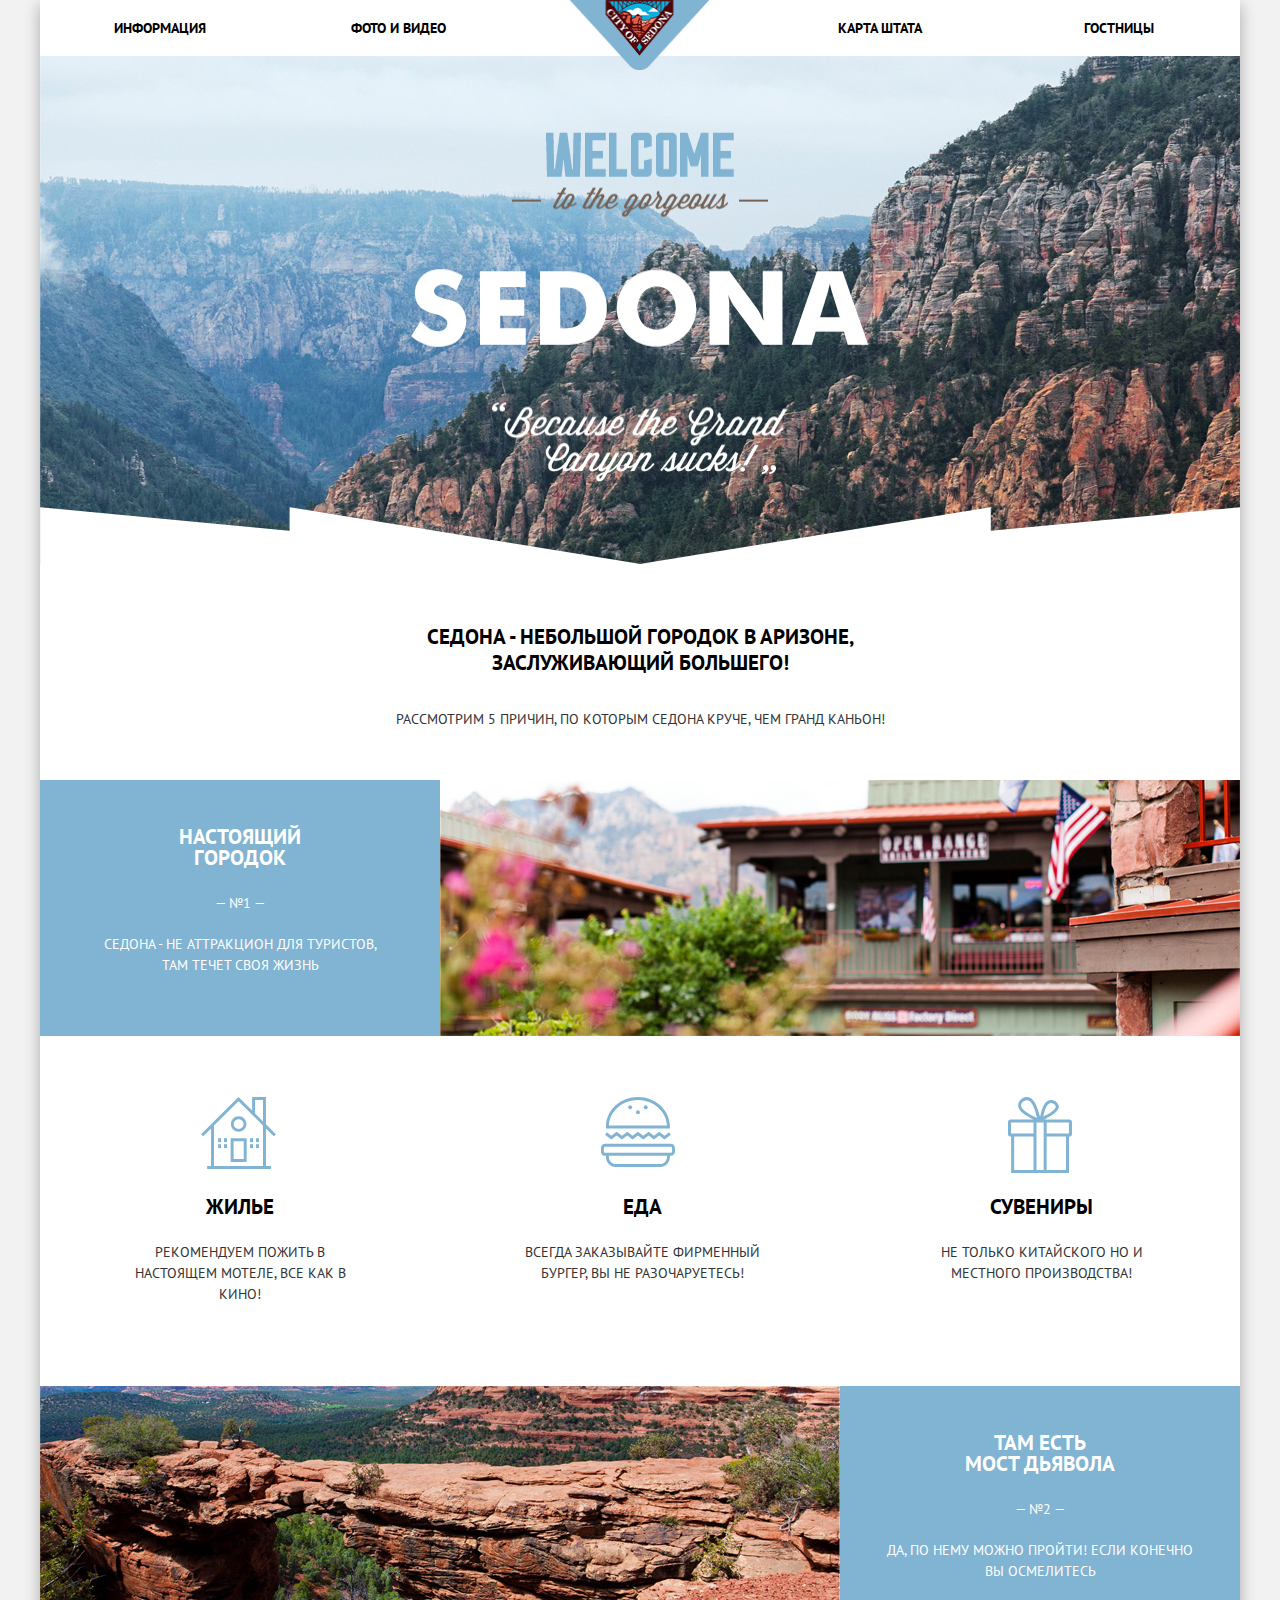
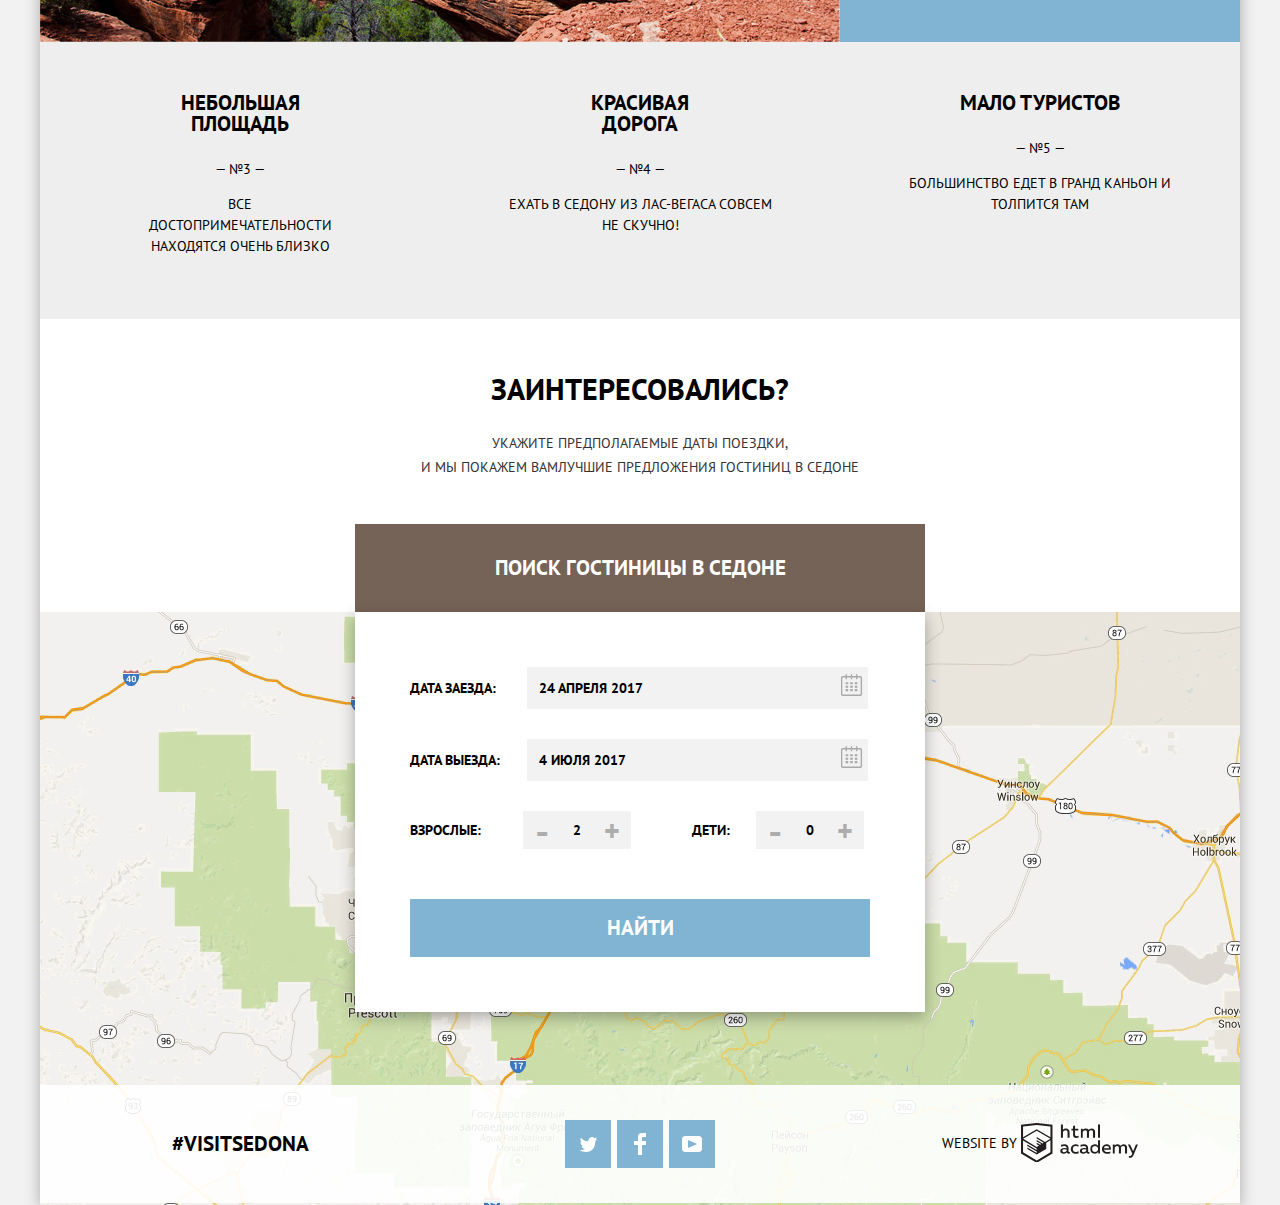
<file: index.html>
<!DOCTYPE html>
<html lang="ru">

<head>
  <meta charset="utf-8">
  <title>HTML Academy: Седона</title>
  <link href="https://fonts.googleapis.com/css?family=PT+Sans:400,700" rel="stylesheet">
  <link href="css/normalize.min.css" rel="stylesheet">
  <link href="css/style.min.css" rel="stylesheet">
</head>

<body>
  <div class="decor-shadow">
    <header>
      <img class="header-logo" src="img/logo.png" alt="logo" width="140" height="70">
      <nav>
        <ul class="navigation">
          <li class="navigation-item"><a href="#">Информация</a></li>
          <li class="navigation-item"><a href="#">Фото и видео</a></li>
          <li class="navigation-item"><a href="#">Карта штата</a></li>
          <li class="navigation-item"><a href="hotels.html">Гостницы</a></li>
        </ul>
      </nav>
    </header>
    <main>
      <section class="description">
        <div class="img-welcome">
          <img src="img/sedona.png" alt="welcome to the gorgeous sedona" width="458" height="350">
        </div>
        <h1>
          Седона - небольшой городок в&nbsp;Аризоне, заслуживающий большего!
        </h1>
        <p>
          Рассмотрим 5 причин, по которым Седона круче, чем Гранд Каньон!
        </p>
      </section>
      <section class="features">
        <ol class="features-list">
          <li class="feature-item town">
            <div class="feature-item-description">
              <h2>
                Настоящий городок
              </h2>
              <p>
                — №1 —
              </p>
              <p>
                Седона - не аттракцион для туристов, там течет своя жизнь
              </p>
            </div>
            <div class="feature-item-img">
              <img src="img/city.jpg" alt="real town" width="800" height="256">
            </div>
            <ul class="life-list">
              <li class="life-item house">
                <h3>
                  Жилье
                </h3>
                <p>
                  Рекомендуем пожить в настоящем мотеле, все как в кино!
                </p>
              </li>
              <li class="life-item food">
                <h3>
                  Еда
                </h3>
                <p>
                  Всегда заказывайте фирменный бургер, вы не разочаруетесь!
                </p>
              </li>
              <li class="life-item souvenirs">
                <h3>
                  Сувениры
                </h3>
                <p>
                  Не только китайского но и местного производства!
                </p>
              </li>
            </ul>
          </li>
          <li class="feature-item bridge">
            <div class="feature-item-img">
              <img src="img/bridge.jpg" alt="devil's bridge" width="800" height="256">
            </div>
            <div class="feature-item-description">
              <h2>
                Там есть мост&nbsp;дьявола
              </h2>
              <p>
                — №2 —
              </p>
              <p>
                Да, по нему можно пройти! Если конечно вы осмелитесь
              </p>
            </div>
          </li>
          <li class="feature-item space">
            <h2>
              Небольшая площадь
            </h2>
            <p>
              — №3 —
            </p>
            <p>
              Все достопримечательности находятся очень близко
            </p>
          </li>
          <li class="feature-item road">
            <h2>
              Красивая дорога
            </h2>
            <p>
              — №4 —
            </p>
            <p>
              Ехать в Седону из Лас-Вегаса совсем не скучно!
            </p>
          </li>
          <li class="feature-item tourists">
            <h2>
              Мало туристов
            </h2>
            <p>
              — №5 —
            </p>
            <p>
              Большинство едет в Гранд Каньон и толпится там
            </p>
          </li>
        </ol>
      </section>
      <section class="interested">
        <h2>
          Заинтересовались?
        </h2>
        <p>
          Укажите предполагаемые даты поездки,
          <br> и мы покажем вамлучшие предложения гостиниц в Седоне
        </p>
        <button type="button" class="button search">
              Поиск гостиницы в Cедоне
        </button>
        <form method="get" action="https://echo.htmlacademy.ru" class="search-form">
          <ul class="interested-list">
            <li class="interested-item arravial">
              <label for="arravial">Дата заезда:</label>
              <input type="text" id="arravial" placeholder="24 апреля 2017" name="arravial">
              <button type="button" class="button calendar one">
                <span class="visually-hidden">Календарь</span>
                <svg xmlns="http://www.w3.org/2000/svg" width="21" height="22" viewBox="0 0 21 22"><path d="M19.251 2.025h-2.845V.648c0-.381-.294-.689-.656-.689-.363 0-.656.308-.656.689v1.377h-3.938V.648c0-.381-.294-.689-.655-.689-.363 0-.657.308-.657.689v1.377H5.906V.648c0-.381-.294-.689-.656-.689-.363 0-.657.308-.657.689v1.377H1.75C.784 2.025 0 2.847 0 3.862v16.302C0 21.179.784 22 1.75 22h17.501c.966 0 1.749-.821 1.749-1.836V3.862c0-1.015-.783-1.837-1.749-1.837zm.437 18.139a.448.448 0 0 1-.437.459H1.75a.45.45 0 0 1-.438-.459V3.862a.45.45 0 0 1 .438-.459h2.844v1.378c0 .381.294.689.657.689.362 0 .656-.308.656-.689V3.403h3.938v1.378c0 .381.294.689.657.689.361 0 .655-.308.655-.689V3.403h3.938v1.378c0 .381.293.689.656.689.362 0 .656-.308.656-.689V3.403h2.845c.241 0 .437.206.437.459v16.302z"/><path d="M4.594 8.225h2.625v2.066H4.594zM4.594 11.668h2.625v2.067H4.594zM4.594 15.112h2.625v2.066H4.594zM9.188 15.112h2.625v2.066H9.188zM9.188 11.668h2.625v2.067H9.188zM9.188 8.225h2.625v2.066H9.188zM13.781 15.112h2.625v2.066h-2.625zM13.781 11.668h2.625v2.067h-2.625zM13.781 8.225h2.625v2.066h-2.625z"/></svg>
              </button>
            </li>
            <li class="interested-item depart">
              <label for="depart">Дата выезда:</label>
              <input type="text" id="depart" placeholder="4 июля 2017" name="depart">
              <button type="button" class="button calendar two">
                <span class="visually-hidden">Календарь</span>
                <svg xmlns="http://www.w3.org/2000/svg" width="21" height="22" viewBox="0 0 21 22"><path d="M19.251 2.025h-2.845V.648c0-.381-.294-.689-.656-.689-.363 0-.656.308-.656.689v1.377h-3.938V.648c0-.381-.294-.689-.655-.689-.363 0-.657.308-.657.689v1.377H5.906V.648c0-.381-.294-.689-.656-.689-.363 0-.657.308-.657.689v1.377H1.75C.784 2.025 0 2.847 0 3.862v16.302C0 21.179.784 22 1.75 22h17.501c.966 0 1.749-.821 1.749-1.836V3.862c0-1.015-.783-1.837-1.749-1.837zm.437 18.139a.448.448 0 0 1-.437.459H1.75a.45.45 0 0 1-.438-.459V3.862a.45.45 0 0 1 .438-.459h2.844v1.378c0 .381.294.689.657.689.362 0 .656-.308.656-.689V3.403h3.938v1.378c0 .381.294.689.657.689.361 0 .655-.308.655-.689V3.403h3.938v1.378c0 .381.293.689.656.689.362 0 .656-.308.656-.689V3.403h2.845c.241 0 .437.206.437.459v16.302z"/><path d="M4.594 8.225h2.625v2.066H4.594zM4.594 11.668h2.625v2.067H4.594zM4.594 15.112h2.625v2.066H4.594zM9.188 15.112h2.625v2.066H9.188zM9.188 11.668h2.625v2.067H9.188zM9.188 8.225h2.625v2.066H9.188zM13.781 15.112h2.625v2.066h-2.625zM13.781 11.668h2.625v2.067h-2.625zM13.781 8.225h2.625v2.066h-2.625z"/></svg>
              </button>
            </li>
            <li class="interested-item adult">
              <label for="adult">Взрослые:</label>
              <div class="interested-item box">
                <button type="button" class="button minus">
                  <span class="visually-hidden">Уменьшить количество</span>-
                </button>
                <input type="text" placeholder="2" id="adult" name="adult">
                <button type="button" class="button plus">
                  <span class="visually-hidden">Увеличить количество</span>+
                </button>
              </div>
            </li>
            <li class="interested-item child">
              <label for="child">Дети:</label>
              <div class="interested-item box">
                <button type="button" class="button minus">
                  <span class="visually-hidden">Уменьшить количество</span>-
                </button>
                <input type="text" placeholder="0" id="child" name="child">
                <button type="button" class="button plus">
                  <span class="visually-hidden">Увеличить количество</span>+
                </button>
              </div>
            </li>
          </ul>
          <button type="submit" class="button find">Найти</button>
        </form>
      </section>
      <section class="map">
        <h2 class="visually-hidden">Карта</h2>
        <iframe src="https://www.google.com/maps/embed?pb=!1m18!1m12!1m3!1d419081.0852614702!2d-112.07529036102696!3d34.85444381537525!2m3!1f0!2f0!3f0!3m2!1i1024!2i768!4f13.1!3m3!1m2!1s0x872da132f942b00d%3A0x5548c523fa6c8efd!2z0KHQtdC00L7QvdCwLCDQkNGA0LjQt9C-0L3QsCA4NjMzNiwg0KHQqNCQ!5e0!3m2!1sru!2sru!4v1522516949426" width="1200" height="593" style="border:0" allowfullscreen></iframe>
        <img src="img/map.jpg" alt="map" width="1200" height="593">
      </section>
    </main>
    <footer class="footer main">
      <div class="container">
        <p class="footer-hashtag">
          #visitsedona
        </p>
        <div class="footer-social">
          <a class="social-button" href="#">
            <span class="visually-hidden">Twitter</span>
            <svg xmlns="http://www.w3.org/2000/svg" xmlns:xlink="http://www.w3.org/1999/xlink" width="17" height="15" viewBox="0 0 17 15"><path fill="#FFF" d="M10.95.144c1.685-.496 2.984.27 3.577 1.179.673-.231 1.331-.481 2.011-.708a2.345 2.345 0 0 1-.857 1.768c.685.17 1.304-.491 1.304-.491-.169 1-1.006 1.788-1.563 2.024-.231 6.75-3.175 11.217-10.077 11.082h-.446c-.41 0-4.164-.46-4.898-1.887 2.271.196 3.893-.422 4.693-1.177-.96-.3-2.679-.477-2.979-2.95.349.106.564.228 1.19.119C1.705 8.247.374 7.53.448 5.33c.285.328 1.067.536 1.34.472C1.085 5.561-.182 2.442.894.85c1.818 1.854 3.735 3.606 7.152 3.773C8.254 2.33 9.183.793 10.95.144z"/></svg>
          </a>
          <a class="social-button" href="#">
            <span class="visually-hidden">Facebook</span>
            <svg xmlns="http://www.w3.org/2000/svg" width="12" height="22" viewBox="0 0 12 22"><path fill="#FFF" d="M12 4V0H8a4 4 0 0 0-4 4v4H0v4h4v10h4V12h4V8H8V4h4z"/></svg></a>
          <a class="social-button" href="#">
            <span class="visually-hidden">Youtube</span>
            <svg xmlns="http://www.w3.org/2000/svg" xmlns:xlink="http://www.w3.org/1999/xlink" width="20" height="16" viewBox="0 0 20 16"><path fill="#FFF" d="M17 0H3C1.35 0 0 1.35 0 3v10c0 1.65 1.35 3 3 3h14c1.65 0 3-1.35 3-3V3c0-1.65-1.35-3-3-3zM6.027 11.998V4.002L15.014 8l-8.987 3.998z"/></svg>
          </a>
        </div>
        <p class="footer-copyright">
          Website by
          <a class="html-button" href="https://htmlacademy.ru/intensive/htmlcss">
            <span class="visually-hidden">html academy</span>
            <svg id="Layer_1" data-name="Layer 1" xmlns="http://www.w3.org/2000/svg" viewBox="0 0 108.08 36.85"><title>logo-htmlacademy-small1</title><path d="M44.61,26.88a2,2,0,0,0,.55-0.1v1.33a3.25,3.25,0,0,1-1.18.21,1.67,1.67,0,0,1-1.67-1,4.84,4.84,0,0,1-3.14,1.08c-1.51,0-2.91-.83-2.91-2.55,0-2.13,2-2.79,3.71-2.79a11.08,11.08,0,0,1,2.17.25v-0.3c0-1-.76-1.77-2.19-1.77a7.42,7.42,0,0,0-3,.64v-1.7a10.21,10.21,0,0,1,3.19-.55c2.36,0,3.81,1.12,3.81,3.65v3a0.54,0.54,0,0,0,.49.59h0.17Zm-6.44-1.13A1.35,1.35,0,0,0,39.63,27h0.11a3.39,3.39,0,0,0,2.41-1V24.58a9.72,9.72,0,0,0-1.81-.21c-1,0-2.16.33-2.16,1.38h0Zm12.36-6.11a5,5,0,0,1,2.57.64V22a4.08,4.08,0,0,0-2.3-.7,2.75,2.75,0,1,0,0,5.49,5,5,0,0,0,2.43-.64v1.71a6.27,6.27,0,0,1-2.76.57A4.21,4.21,0,0,1,46,24.51q0-.21,0-0.41a4.32,4.32,0,0,1,4.18-4.46h0.38Zm12.17,7.24a2,2,0,0,0,.55-0.1v1.33a3.25,3.25,0,0,1-1.18.21,1.67,1.67,0,0,1-1.67-1,4.84,4.84,0,0,1-3.14,1.08c-1.51,0-2.91-.83-2.91-2.55,0-2.13,2-2.79,3.71-2.79a11.08,11.08,0,0,1,2.17.25v-0.3c0-1-.76-1.77-2.19-1.77a7.42,7.42,0,0,0-3,.64v-1.7a10.21,10.21,0,0,1,3.19-.55c2.36,0,3.81,1.12,3.81,3.65v3a0.54,0.54,0,0,0,.49.59h0.17Zm-6.44-1.13A1.35,1.35,0,0,0,57.73,27h0.11a3.39,3.39,0,0,0,2.41-1V24.58a9.72,9.72,0,0,0-1.81-.21c-1.06,0-2.16.33-2.16,1.38h0ZM73,16V28.2H71.35V26.88a3.88,3.88,0,0,1-3.19,1.54,4.4,4.4,0,0,1,0-8.78,3.81,3.81,0,0,1,3,1.3V16H73Zm-4.53,5.22a2.76,2.76,0,1,0,0,5.52A2.86,2.86,0,0,0,71.15,25V23A2.91,2.91,0,0,0,68.49,21.27ZM79,19.64c3.31,0,4.46,2.68,3.92,5.09H76.7c0.21,1.5,1.67,2.11,3.19,2.11a6.11,6.11,0,0,0,2.64-.59v1.6a7.14,7.14,0,0,1-3,.57C77,28.42,74.78,27,74.78,24a4.18,4.18,0,0,1,4-4.39H79Zm0.09,1.54a2.28,2.28,0,0,0-2.44,2.1v0.06H81.3A2,2,0,0,0,79.13,21.18Zm5.73,7V19.87h1.65v1a3.81,3.81,0,0,1,2.78-1.27A2.86,2.86,0,0,1,91.89,21a4.12,4.12,0,0,1,2.91-1.33A3.06,3.06,0,0,1,98,23V28.2h-1.9V23.05a1.59,1.59,0,0,0-1.42-1.75H94.42a2.8,2.8,0,0,0-2.07,1.12V28.2h-1.9V23.05A1.59,1.59,0,0,0,89,21.31H88.8a3,3,0,0,0-2.21,1.29v5.63H84.86Zm21.31-8.33h1.9l-3.91,9.46c-0.9,2.17-2.09,2.86-3.35,2.86a4.76,4.76,0,0,1-1.1-.14V30.46a2.86,2.86,0,0,0,.85.12c0.9,0,1.58-.64,2.07-1.9l0.17-.42-4-8.4h2l2.86,6.29ZM38.73,1.46V6.22a3.81,3.81,0,0,1,2.7-1.14,3.25,3.25,0,0,1,3.44,3.4v5.15H43V8.72a1.81,1.81,0,0,0-1.61-2h-0.3a2.93,2.93,0,0,0-2.32,1.39v5.52h-1.9V1.46h1.9ZM49.94,2.31v3h3V6.91h-3v3.81c0,1.1.5,1.46,1.58,1.46a4.49,4.49,0,0,0,1.69-.33v1.6A6.8,6.8,0,0,1,51,13.8a2.55,2.55,0,0,1-2.86-2.74V6.89H46.58V5.26h1.5V2.74Zm5.4,11.31V5.28H57v1A3.81,3.81,0,0,1,59.77,5a2.86,2.86,0,0,1,2.6,1.33A4.12,4.12,0,0,1,65.28,5,3.06,3.06,0,0,1,68.44,8.4v5.21h-1.9V8.46a1.59,1.59,0,0,0-1.42-1.75H64.89a2.8,2.8,0,0,0-2.07,1.12v5.78h-1.9V8.46A1.59,1.59,0,0,0,59.5,6.71H59.27A3,3,0,0,0,57.06,8v5.63H55.34ZM71.17,1.45H73V13.6H71.17V1.45ZM14.71,0H14.55L0,1.54V28.21l14.55,8.66,14.55-8.66V1.54Zm12.5,27.1L14.55,34.64,1.9,27.12V16.18l12.59,7.5V25L5.86,19.9v1.31l8.68,5.21v1.39L5.87,22.65V24l8.68,5.21,8.75-5.24V18.31L27.2,16V27.12Zm0-12.53-3.48,2-1.6,1L14.51,13v1.31L21,18.23H21l-0.14.09-1,.54-5.37-3.2V17l4.24,2.52-1,.67-3.2-1.9v1.31l2.1,1.24L14.5,22.1,2,14.65,14.51,7.11Zm0-1.32L14.49,5.76,1.91,13.25v-10L14.56,1.92,27.21,3.25v10h0Z" transform="translate(0 -0.02)" fill="#231f20"/></svg>
          </a>
        </p>
      </div>
    </footer>
  </div>
  <script src="js/popap.min.js"></script>
</body>

</html>
</file>
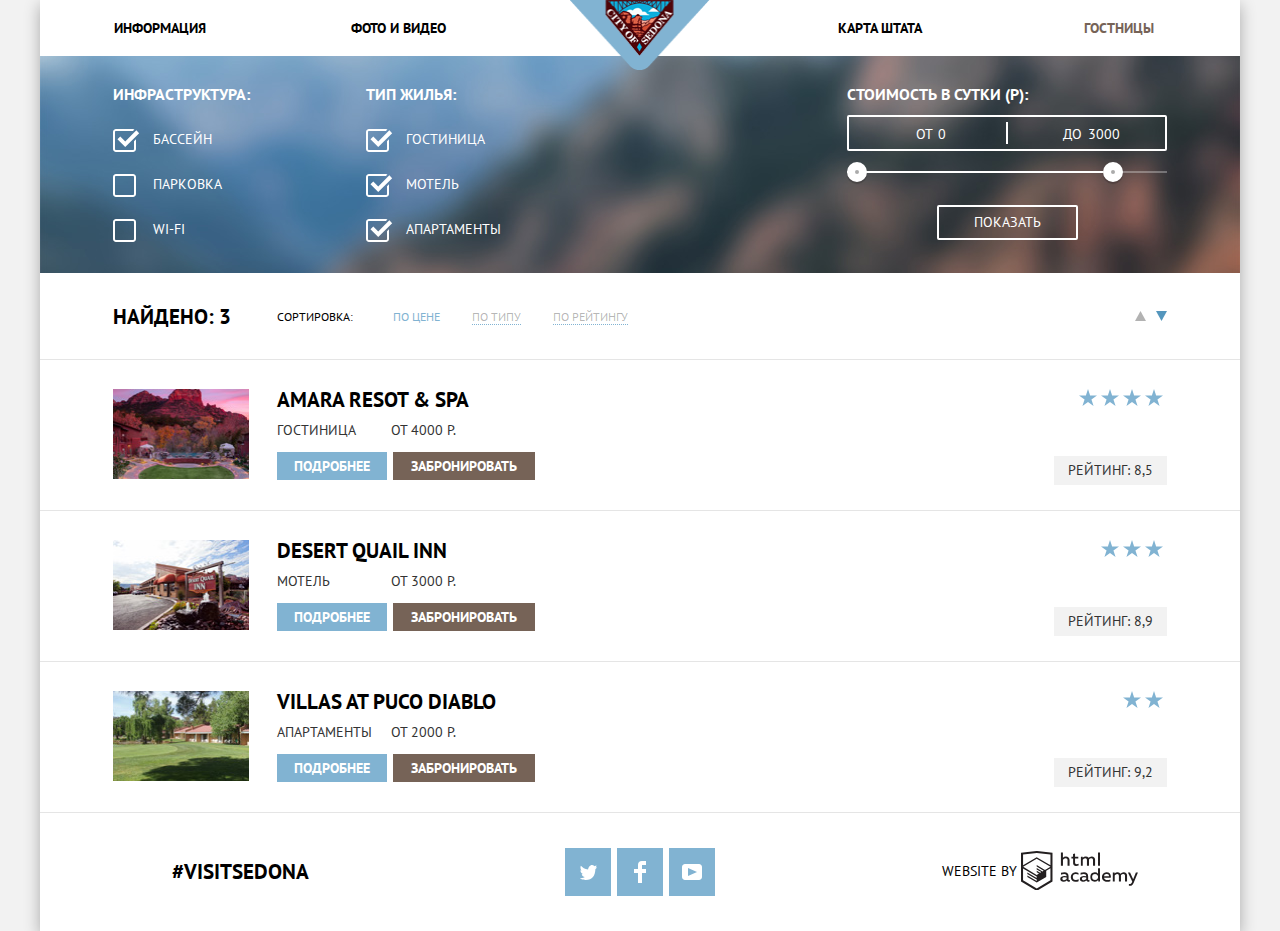
<file: hotels.html>
<!DOCTYPE html>
<html lang="ru">

<head>
  <meta charset="utf-8">
  <title>HTML Academy: Седона</title>
  <link href="https://fonts.googleapis.com/css?family=PT+Sans:400,700" rel="stylesheet">
  <link href="css/normalize.min.css" rel="stylesheet">
  <link href="css/style.min.css" rel="stylesheet">
</head>

<body>
  <div class="decor-shadow">
    <header>
      <a href="index.html">
        <img class="header-logo" src="img/logo.png" alt="logo" width="140" height="70">
      </a>
      <nav>
        <ul class="navigation">
          <li class="navigation-item"><a href="#">Информация</a></li>
          <li class="navigation-item"><a href="#">Фото и видео</a></li>
          <li class="navigation-item"><a href="#">Карта штата</a></li>
          <li class="navigation-item"><a href="#" class="active-page">Гостницы</a></li>
        </ul>
      </nav>
    </header>
    <main>
      <section class="filters">
        <h2 class="visually-hidden">Фильтр товаров</h2>
        <form method="get" action="https://echo.htmlacademy.ru">
          <div class="filters-list">
            <fieldset class="filter-infrastructure">
              <legend>Инфраструктура:</legend>
              <ul>
                <li>
                  <label for="filter-pool">Бассейн
                    <input type="checkbox" name="pool" id="filter-pool" checked>
                    <span tabindex=0></span>
                  </label>
                </li>
                <li>
                  <label for="filter-parking">Парковка
                    <input type="checkbox" name="parking" id="filter-parking">
                    <span tabindex=0></span>
                  </label>
                </li>
                <li>
                  <label for="filter-wifi">Wi-fi
                    <input type="checkbox" name="wi-fi" id="filter-wifi">
                    <span tabindex=0></span>
                  </label>
                </li>
              </ul>
            </fieldset>
            <fieldset class="filter-type">
              <legend>Тип жилья:</legend>
              <ul>
                <li>
                  <label for="filter-hotel">Гостиница
                    <input type="checkbox" name="holel" id="filter-hotel" checked>
                    <span tabindex=0></span>
                  </label>
                </li>
                <li>
                  <label for="filter-motel">Мотель
                    <input type="checkbox" name="motel" id="filter-motel" checked>
                    <span tabindex=0></span>
                  </label>
                </li>
                <li>
                  <label for="filter-apartment">Апартаменты
                    <input type="checkbox" name="apartment" id="filter-apartment" checked>
                    <span tabindex=0></span>
                  </label>
                </li>
              </ul>
            </fieldset>
            <fieldset>
              <legend>Стоимость в сутки (р):</legend>
              <div class="price-controls">
                <label class="min-price">от
                  <input type="text" value="0" name="min-price">
                </label>
                <label class="max-price">до
                  <input type="text" value="3000" name="max-price">
                </label>
              </div>
              <div class="range-controls">
                <div class="scale">
                  <div class="bar"></div>
                </div>
                <div class="range-toggle range-toggle-min"></div>
                <div class="range-toggle range-toggle-max"></div>
              </div>
              <button type="submit" class="btn-transparent">Показать</button>
            </fieldset>
          </div>
        </form>
      </section>
      <section class="sort">
        <h2 class="visually-hidden">Сортировка</h2>
        <p>Найдено: 3</p>
        <p>Сортировка:</p>
        <ul class="sort-list">
          <li><a href="#" class="active-sort">По цене</a></li>
          <li><a href="#">По типу</a></li>
          <li><a href="#">По рейтингу</a></li>
          <li class="sort-button">
            <a href="#">
              <span class="visually-hidden">По возрастанию</span>
              <svg xmlns="http://www.w3.org/2000/svg" width="11" height="10" viewBox="0 0 11 10"><path fill="#231F20" d="M5.5 0L0 10h11z"/></svg>
            </a>
          </li>
          <li class="sort-button active-button">
            <a href="#">
              <span class="visually-hidden">По убыванию</span>
              <svg xmlns="http://www.w3.org/2000/svg" width="11" height="10" viewBox="0 0 11 10"><path fill="#231F20" d="M5.5 10L0 0h11"/></svg>
            </a>
          </li>
        </ul>
      </section>
      <article class="housing">
        <div class="housing-img">
          <img src="img/amara.jpg" alt="hotel" width="136" height="90">
        </div>
        <div class="housing-about">
          <h1><a href="#">Amara resot & spa</a></h1>
          <p>Гостиница</p>
          <p>от 4000 р.</p>
          <button type="button" class="button info">Подробнее</button>
          <button type="button" class="button book">Забронировать</button>
        </div>
        <div class="housing-rate">
          <span class="visually-hidden">4 звезды</span>
          <ul>
            <li></li>
            <li></li>
            <li></li>
            <li></li>
          </ul>
          <p>Рейтинг: 8,5</p>
        </div>
      </article>
      <article class="housing">
        <div class="housing-img">
          <img src="img/desert.jpg" alt="hotel" width="136" height="90">
        </div>
        <div class="housing-about">
          <h1><a href="#">Desert Quail Inn</a></h1>
          <p>Мотель</p>
          <p>от 3000 р.</p>
          <button type="button" class="button info">Подробнее</button>
          <button type="button" class="button book">Забронировать</button>
        </div>
        <div class="housing-rate">
          <span class="visually-hidden">3 звезды</span>
          <ul>
            <li></li>
            <li></li>
            <li></li>
          </ul>
          <p>Рейтинг: 8,9</p>
        </div>
      </article>
      <article class="housing">
        <div class="housing-img">
          <img src="img/villas.jpg" alt="hotel" width="136" height="90">
        </div>
        <div class="housing-about">
          <h1><a href="#">Villas at Puco Diablo</a></h1>
          <p>Апартаменты</p>
          <p>от 2000 р.</p>
          <button type="button" class="button info">Подробнее</button>
          <button type="button" class="button book">Забронировать</button>
        </div>
        <div class="housing-rate">
          <span class="visually-hidden">2 звезды</span>
          <ul>
            <li></li>
            <li></li>
          </ul>
          <p>Рейтинг: 9,2</p>
        </div>
      </article>
    </main>
    <footer class="footer">
      <div class="container">
        <p class="footer-hashtag">#visitsedona</p>
        <div class="footer-social">
          <a class="social-button" href="#">
            <span class="visually-hidden">Twitter</span>
            <svg xmlns="http://www.w3.org/2000/svg" xmlns:xlink="http://www.w3.org/1999/xlink" width="17" height="15" viewBox="0 0 17 15"><path fill="#FFF" d="M10.95.144c1.685-.496 2.984.27 3.577 1.179.673-.231 1.331-.481 2.011-.708a2.345 2.345 0 0 1-.857 1.768c.685.17 1.304-.491 1.304-.491-.169 1-1.006 1.788-1.563 2.024-.231 6.75-3.175 11.217-10.077 11.082h-.446c-.41 0-4.164-.46-4.898-1.887 2.271.196 3.893-.422 4.693-1.177-.96-.3-2.679-.477-2.979-2.95.349.106.564.228 1.19.119C1.705 8.247.374 7.53.448 5.33c.285.328 1.067.536 1.34.472C1.085 5.561-.182 2.442.894.85c1.818 1.854 3.735 3.606 7.152 3.773C8.254 2.33 9.183.793 10.95.144z"/></svg>
          </a>
          <a class="social-button" href="#">
            <span class="visually-hidden">Facebook</span>
            <svg xmlns="http://www.w3.org/2000/svg" width="12" height="22" viewBox="0 0 12 22"><path fill="#FFF" d="M12 4V0H8a4 4 0 0 0-4 4v4H0v4h4v10h4V12h4V8H8V4h4z"/></svg>
          </a>
          <a class="social-button" href="#">
            <span class="visually-hidden">Youtube</span>
            <svg xmlns="http://www.w3.org/2000/svg" xmlns:xlink="http://www.w3.org/1999/xlink" width="20" height="16" viewBox="0 0 20 16"><path fill="#FFF" d="M17 0H3C1.35 0 0 1.35 0 3v10c0 1.65 1.35 3 3 3h14c1.65 0 3-1.35 3-3V3c0-1.65-1.35-3-3-3zM6.027 11.998V4.002L15.014 8l-8.987 3.998z"/></svg>
          </a>
        </div>
        <p class="footer-copyright">Website by
          <a class="html-button" href="https://htmlacademy.ru/intensive/htmlcss">
            <span class="visually-hidden">html academy</span>
            <svg id="Layer_1" data-name="Layer 1" xmlns="http://www.w3.org/2000/svg" viewBox="0 0 108.08 36.85"><title>logo-htmlacademy-small1</title><path d="M44.61,26.88a2,2,0,0,0,.55-0.1v1.33a3.25,3.25,0,0,1-1.18.21,1.67,1.67,0,0,1-1.67-1,4.84,4.84,0,0,1-3.14,1.08c-1.51,0-2.91-.83-2.91-2.55,0-2.13,2-2.79,3.71-2.79a11.08,11.08,0,0,1,2.17.25v-0.3c0-1-.76-1.77-2.19-1.77a7.42,7.42,0,0,0-3,.64v-1.7a10.21,10.21,0,0,1,3.19-.55c2.36,0,3.81,1.12,3.81,3.65v3a0.54,0.54,0,0,0,.49.59h0.17Zm-6.44-1.13A1.35,1.35,0,0,0,39.63,27h0.11a3.39,3.39,0,0,0,2.41-1V24.58a9.72,9.72,0,0,0-1.81-.21c-1,0-2.16.33-2.16,1.38h0Zm12.36-6.11a5,5,0,0,1,2.57.64V22a4.08,4.08,0,0,0-2.3-.7,2.75,2.75,0,1,0,0,5.49,5,5,0,0,0,2.43-.64v1.71a6.27,6.27,0,0,1-2.76.57A4.21,4.21,0,0,1,46,24.51q0-.21,0-0.41a4.32,4.32,0,0,1,4.18-4.46h0.38Zm12.17,7.24a2,2,0,0,0,.55-0.1v1.33a3.25,3.25,0,0,1-1.18.21,1.67,1.67,0,0,1-1.67-1,4.84,4.84,0,0,1-3.14,1.08c-1.51,0-2.91-.83-2.91-2.55,0-2.13,2-2.79,3.71-2.79a11.08,11.08,0,0,1,2.17.25v-0.3c0-1-.76-1.77-2.19-1.77a7.42,7.42,0,0,0-3,.64v-1.7a10.21,10.21,0,0,1,3.19-.55c2.36,0,3.81,1.12,3.81,3.65v3a0.54,0.54,0,0,0,.49.59h0.17Zm-6.44-1.13A1.35,1.35,0,0,0,57.73,27h0.11a3.39,3.39,0,0,0,2.41-1V24.58a9.72,9.72,0,0,0-1.81-.21c-1.06,0-2.16.33-2.16,1.38h0ZM73,16V28.2H71.35V26.88a3.88,3.88,0,0,1-3.19,1.54,4.4,4.4,0,0,1,0-8.78,3.81,3.81,0,0,1,3,1.3V16H73Zm-4.53,5.22a2.76,2.76,0,1,0,0,5.52A2.86,2.86,0,0,0,71.15,25V23A2.91,2.91,0,0,0,68.49,21.27ZM79,19.64c3.31,0,4.46,2.68,3.92,5.09H76.7c0.21,1.5,1.67,2.11,3.19,2.11a6.11,6.11,0,0,0,2.64-.59v1.6a7.14,7.14,0,0,1-3,.57C77,28.42,74.78,27,74.78,24a4.18,4.18,0,0,1,4-4.39H79Zm0.09,1.54a2.28,2.28,0,0,0-2.44,2.1v0.06H81.3A2,2,0,0,0,79.13,21.18Zm5.73,7V19.87h1.65v1a3.81,3.81,0,0,1,2.78-1.27A2.86,2.86,0,0,1,91.89,21a4.12,4.12,0,0,1,2.91-1.33A3.06,3.06,0,0,1,98,23V28.2h-1.9V23.05a1.59,1.59,0,0,0-1.42-1.75H94.42a2.8,2.8,0,0,0-2.07,1.12V28.2h-1.9V23.05A1.59,1.59,0,0,0,89,21.31H88.8a3,3,0,0,0-2.21,1.29v5.63H84.86Zm21.31-8.33h1.9l-3.91,9.46c-0.9,2.17-2.09,2.86-3.35,2.86a4.76,4.76,0,0,1-1.1-.14V30.46a2.86,2.86,0,0,0,.85.12c0.9,0,1.58-.64,2.07-1.9l0.17-.42-4-8.4h2l2.86,6.29ZM38.73,1.46V6.22a3.81,3.81,0,0,1,2.7-1.14,3.25,3.25,0,0,1,3.44,3.4v5.15H43V8.72a1.81,1.81,0,0,0-1.61-2h-0.3a2.93,2.93,0,0,0-2.32,1.39v5.52h-1.9V1.46h1.9ZM49.94,2.31v3h3V6.91h-3v3.81c0,1.1.5,1.46,1.58,1.46a4.49,4.49,0,0,0,1.69-.33v1.6A6.8,6.8,0,0,1,51,13.8a2.55,2.55,0,0,1-2.86-2.74V6.89H46.58V5.26h1.5V2.74Zm5.4,11.31V5.28H57v1A3.81,3.81,0,0,1,59.77,5a2.86,2.86,0,0,1,2.6,1.33A4.12,4.12,0,0,1,65.28,5,3.06,3.06,0,0,1,68.44,8.4v5.21h-1.9V8.46a1.59,1.59,0,0,0-1.42-1.75H64.89a2.8,2.8,0,0,0-2.07,1.12v5.78h-1.9V8.46A1.59,1.59,0,0,0,59.5,6.71H59.27A3,3,0,0,0,57.06,8v5.63H55.34ZM71.17,1.45H73V13.6H71.17V1.45ZM14.71,0H14.55L0,1.54V28.21l14.55,8.66,14.55-8.66V1.54Zm12.5,27.1L14.55,34.64,1.9,27.12V16.18l12.59,7.5V25L5.86,19.9v1.31l8.68,5.21v1.39L5.87,22.65V24l8.68,5.21,8.75-5.24V18.31L27.2,16V27.12Zm0-12.53-3.48,2-1.6,1L14.51,13v1.31L21,18.23H21l-0.14.09-1,.54-5.37-3.2V17l4.24,2.52-1,.67-3.2-1.9v1.31l2.1,1.24L14.5,22.1,2,14.65,14.51,7.11Zm0-1.32L14.49,5.76,1.91,13.25v-10L14.56,1.92,27.21,3.25v10h0Z" transform="translate(0 -0.02)" fill="#231f20"/></svg>
          </a>
        </p>
      </div>
    </footer>
  </div>
</body>

</html>
</file>
<file: css/style.min.css>
body{margin:0;padding:0;font-family:'PT Sans','Arial',sans-serif;font-size:14px;line-height:21px;font-weight:400;color:#000;text-transform:uppercase;background-color:#f2f2f2}.decor-shadow{position:relative;background-color:#fff;width:1200px;margin:0 auto;padding:0;-webkit-box-shadow:0 5px 15px 0 rgba(0,0,0,0.3);box-shadow:0 5px 15px 0 rgba(0,0,0,0.3)}.visually-hidden{position:absolute;width:1px;height:1px;margin:-1px;border:0;padding:0;white-space:nowrap;-webkit-clip-path:inset(100%);clip-path:inset(100%);clip:rect(0 0 0 0);overflow:hidden}img{max-width:100%;height:auto}a{text-decoration:none}.navigation .active-page{color:#766357}.navigation a{display:inline-block;vertical-align:top;margin:15px 0}.navigation a,.housing a{color:#000}.navigation a:hover,.navigation a:focus,.housing a:hover,.housing a:focus{color:#81b3d2}.navigation a:active,.housing a:active{color:rgba(0,0,0,0.3)}.sort-list .active-sort{color:#81b3d2;border-bottom:none}.sort-list a{color:rgba(0,0,0,0.3);border-bottom:1px dotted #81b3d2}.sort-button a{border-bottom:none}.sort-list a:hover,.sort-list a:focus{color:#81b3d2}.sort-list a:active{color:#000}.button{font:inherit;color:#a9a9a9;vertical-align:middle;text-transform:uppercase;background-color:#fff;border:none}.button.calendar path{fill:rgba(0,0,0,0.3)}.button.calendar:hover path,.button.calendar:focus path{fill:#000}.button.calendar:active path{fill:#81b3d2}.button.search,.button.book{color:#fff;background-color:#766357}.button.search:hover,.button.search:focus,.button.book:hover,.button.book:focus{color:#fff;background-color:#604e43}.button.search:active,.button.book:active{color:rgba(255,255,255,0.3);background-color:#503e33}.button.minus:hover,.button.minus:focus,.button.plus:hover,.button.plus:focus{color:#000}.button.minus:active,.button.plus:active{color:#81b3d2}.button.find,.button.info{color:#fff;background-color:#81b3d2}.button.find:hover,.button.find:focus,.button.info:hover,.button.info:focus{color:#fff;background-color:#669ec0}.button.find:active,.button.info:active{color:rgba(255,255,255,0.3);background-color:#5496bd}.social-button{display:-webkit-box;display:-ms-flexbox;display:flex;-webkit-box-align:center;-ms-flex-align:center;align-items:center;-webkit-box-pack:center;-ms-flex-pack:center;justify-content:center;width:46px;height:48px;background-color:#81b3d2}.social-button:hover,.social-button:focus{background-color:#669ec0}.social-button:active path{fill:rgba(255,255,255,0.3)}.html-button{display:inline-block;vertical-align:middle;width:117px;height:43px}.sort-button path{fill:rgba(0,0,0,0.3)}.sort-button:hover path,.sort-button:focus path{fill:#000}.sort-button:active path{fill:#5496bd}.sort-button.active-button path{fill:#5496bd}.footer{color:#000;background-color:rgba(255,255,255,0.9);line-height:26px;margin:0;padding:35px 0}.footer.main{position:relative;z-index:3;margin-top:-120px}.footer .container{display:-webkit-box;display:-ms-flexbox;display:flex;-webkit-box-pack:justify;-ms-flex-pack:justify;justify-content:space-between;-webkit-box-align:center;-ms-flex-align:center;align-items:center}.footer-hashtag{font-size:21px;font-weight:700;margin:0;width:400px;text-align:center}.footer-social{display:-webkit-box;display:-ms-flexbox;display:flex;-webkit-box-pack:justify;-ms-flex-pack:justify;justify-content:space-between;margin:0 auto;padding:0;width:150px;-ms-flex-wrap:wrap;flex-wrap:wrap;}.footer-copyright{margin:0;width:400px;text-align:center}.navigation{margin:0;padding:0;display:-webkit-box;display:-ms-flexbox;display:flex;-webkit-box-orient:horizontal;-webkit-box-direction:normal;-ms-flex-direction:row;flex-direction:row;width:1200px;position:relative;-ms-flex-wrap:wrap;flex-wrap:wrap;font-size:14px;font-weight:700;line-height:26px;color:#000;background-color:#fff;list-style:none}.navigation-item{text-align:center}.navigation li{width:239px}.navigation li:nth-child(2){margin-right:242px}.header-logo{width:140px;height:70px;position:absolute;left:50%;margin-left:-70px;z-index:1}.description{line-height:26px;text-align:center;margin:0;padding:0}.img-welcome img{padding-top:76px;padding-bottom:74px;height:350px;width:458px}.img-welcome{background-image:url(../img/corners.png),url(../img/background_index.jpg);background-repeat:no-repeat,no-repeat;background-position:bottom,0 -55px}.description h1{font-size:21px;width:495px;padding:0;margin:60px auto 30px}.description p{margin:0;padding:0;padding-bottom:48px}.features-list,.life-list{list-style:none;margin:0;padding:0;display:-webkit-box;display:-ms-flexbox;display:flex;-ms-flex-wrap:wrap;flex-wrap:wrap}.feature-item,.life-item,.interested{text-align:center}.feature-item.town,.feature-item.bridge{display:-webkit-box;display:-ms-flexbox;display:flex;margin:0;padding:0;-ms-flex-wrap:wrap;flex-wrap:wrap}.feature-item-img{line-height:0}.feature-item-img img{width:800px;height:256px}.feature-item-description{width:400px;-webkit-box-sizing:border-box;box-sizing:border-box;padding:46px 60px 43px}.bridge .feature-item-description{padding-left:38px;padding-right:38px}.life-item,.feature-item.space,.feature-item.road,.feature-item.tourists{width:400px}.feature-item h2{display:block;width:160px;margin:0 auto;padding:0;margin-bottom:25px;-webkit-box-sizing:border-box;box-sizing:border-box}.feature-item-description p:first-of-type{margin-bottom:20px}.feature-item.bridge,.feature-item.town{width:1200px;color:#fff;background-color:#81b3d2}.life-list{color:#000;background-color:#fff}.description p,.life-item p{color:#333}.feature-item:nth-child(n+3){background-color:#eee}.feature-item h2,.life-item h3{font-size:21px}.life-item p{margin:0;padding:0}.life-item h3{margin:0;padding:0;padding-bottom:25px}.house{-webkit-box-sizing:border-box;box-sizing:border-box;position:relative;padding:160px 73px 81px}.house h3::before{content:"";position:absolute;width:75px;height:72px;top:61px;right:164px;background-image:url(../img/icon-1.svg)}.food{-webkit-box-sizing:border-box;box-sizing:border-box;position:relative;padding:160px 55px 81px 60px}.food h3::before{content:"";position:absolute;width:74px;height:70px;top:61px;right:165px;background-image:url(../img/icon-3.svg)}.souvenirs{-webkit-box-sizing:border-box;box-sizing:border-box;position:relative;padding:160px 62px 81px 65px}.souvenirs h3::before{content:"";position:absolute;width:64px;height:76px;top:61px;right:168px;background-image:url(../img/icon-2.svg)}.space{-webkit-box-sizing:border-box;box-sizing:border-box;padding:50px 95px 48px}.road{-webkit-box-sizing:border-box;box-sizing:border-box;padding:50px 67px 48px}.tourists{-webkit-box-sizing:border-box;box-sizing:border-box;padding:50px 66px 48px}.feature-item.interested{text-align:center;background-color:#fff;margin:0;padding:0}.interested h2{margin:0;font-size:30px;line-height:36px;padding-top:52px;padding-bottom:10px}.interested p{line-height:24px;color:#333;margin-bottom:45px}.button.search{width:570px;font-size:21px;line-height:26px;font-weight:700;padding:31px 0}.search-form{width:570px;margin:0 auto;padding:55px;-webkit-box-sizing:border-box;box-sizing:border-box;display:-webkit-box;display:-ms-flexbox;display:flex;-webkit-box-orient:vertical;-webkit-box-direction:normal;-ms-flex-direction:column;flex-direction:column;line-height:26px;position:absolute;background-color:#fff;left:50%;margin-left:-285px;font-weight:700;-webkit-box-shadow:0 5px 15px 0 rgba(0,0,0,0.3);box-shadow:0 5px 15px 0 rgba(0,0,0,0.3);z-index:3;display:block;-webkit-animation:bounce .6s;animation:bounce .6s}.search-form-show{display:none}@-webkit-keyframes bounce{0%{opacity:0}40%{opacity:.6}70%{opacity:.9}100%{opacity:1}}@keyframes bounce{0%{opacity:0}40%{opacity:.6}70%{opacity:.9}100%{opacity:1}}.search-form-error{-webkit-animation:shake .6s;animation:shake .6s}@-webkit-keyframes shake{0%,100%{-webkit-transform:translateX(0);transform:translateX(0)}10%,30%,50%,70%,90%{-webkit-transform:translateX(-10px);transform:translateX(-10px)}20%,40%,60%,80%{-webkit-transform:translateX(10px);transform:translateX(10px)}}@keyframes shake{0%,100%{-webkit-transform:translateX(0);transform:translateX(0)}10%,30%,50%,70%,90%{-webkit-transform:translateX(-10px);transform:translateX(-10px)}20%,40%,60%,80%{-webkit-transform:translateX(10px);transform:translateX(10px)}}.interested-list{list-style:none;margin:0;padding:0;display:-webkit-box;display:-ms-flexbox;display:flex;-ms-flex-wrap:wrap;flex-wrap:wrap;position:relative;-webkit-box-pack:justify;-ms-flex-pack:justify;justify-content:space-between}.interested-list li{display:-webkit-box;display:-ms-flexbox;display:flex;margin:0;padding:0;-webkit-box-pack:justify;-ms-flex-pack:justify;justify-content:space-between;-webkit-box-align:center;-ms-flex-align:center;align-items:center}.interested-item.arravial,.interested-item.depart{margin:0;padding:0;display:-webkit-box;display:-ms-flexbox;display:flex;width:458px;margin-bottom:30px;position:relative;-webkit-box-pack:justify;-ms-flex-pack:justify;justify-content:space-between;-webkit-box-align:center;-ms-flex-align:center;align-items:center}.search-form input::-webkit-input-placeholder{opacity:1;color:inherit}.search-form input:-ms-input-placeholder{opacity:1;color:inherit}.search-form input::-ms-input-placeholder{opacity:1;color:inherit}.search-form input::placeholder{opacity:1;color:inherit}.arravial input,.depart input{display:inline-block;margin-left:auto;width:341px;padding:6px 10px;-webkit-box-sizing:border-box;box-sizing:border-box;text-transform:inherit;line-height:35px}.arravial label{display:inline-block;vertical-align:middle}.button.calendar.one{margin:0;padding:0;position:absolute;right:7px;top:7px;width:20px;height:24px;background-color:transparent}.button.calendar.two{margin:0;padding:0;position:absolute;right:7px;top:7px;width:20px;height:24px;background-color:transparent}.interested-item.box{display:-webkit-box;display:-ms-flexbox;display:flex;margin:0;padding:0;-webkit-box-orient:horizontal;-webkit-box-direction:normal;-ms-flex-direction:row;flex-direction:row;-webkit-box-align:center;-ms-flex-align:center;align-items:center;width:114px}.button.minus{margin:0;padding:0;width:38px;height:38px;color:rgba(0,0,0,0.3);background-color:#f2f2f2;font-size:40px}.button.plus{margin:0;padding:0;width:38px;height:38px;color:rgba(0,0,0,0.3);background-color:#f2f2f2;font-size:30px}.interested-item.adult{width:227px;margin:0;padding:0}.interested-item.child{width:178px;margin:0;padding:0}.adult input,.child input{width:32px;text-align:center;padding:4px 0;-webkit-box-sizing:border-box;box-sizing:border-box}.button.find{width:460px;font-size:21px;line-height:26px;margin-top:50px;padding:16px 0}.interested-item input{font:inherit;background-color:#f2f2f2;border:none;min-height:38px;border:2px solid #f2f2f2}.interested-item input:hover{background-color:#ebebeb;border:2px solid #ebebeb}.interested-item input:focus{outline:none;background-color:#fff;border:2px solid #e5e5e5}.map{line-height:0;width:1200px;height:593px;display:-webkit-box;display:-ms-flexbox;display:flex;position:relative}.map iframe{position:relative;z-index:2}.map img{position:absolute;top:0;left:0;z-index:1}.filters{background-image:url(../img/background_hotels.jpg);background-position:0 -55px}.filters form{margin:0;padding:0;padding-left:73px;padding-right:73px;padding-top:28px;padding-bottom:33px}.filters-list{margin:0;padding:0;display:-webkit-box;display:-ms-flexbox;display:flex;-webkit-box-pack:justify;-ms-flex-pack:justify;justify-content:space-between}.filters fieldset{border:none;margin:0;padding:0}.filters legend{font-size:16px;font-weight:700;color:#fff}.filters ul{list-style:none;margin:0;padding:0}.filters li{margin-top:24px}.filters-list fieldset:last-of-type{margin-left:230px}.filter-infrastructure label,.filter-type label{display:block;position:relative;padding-left:40px;color:#fff}input[type="checkbox"]{display:none}input[type="checkbox"] + span{position:absolute;left:0;top:0;width:33px;height:30px;background-image:url(../img/checkbox-off.svg);background-repeat:no-repeat}input[type="checkbox"]:checked + span{background-image:url(../img/checkbox-on.svg);background-repeat:no-repeat}input[type="checkbox"]:checked:disabled + span{background-image:url(../img/checkbox-on-off.svg);background-repeat:no-repeat}input[type="checkbox"]:disabled + span{background-image:url(../img/checkbox-off-off.svg);background-repeat:no-repeat}.price-controls{position:relative;height:36px;width:320px;margin-bottom:20px;margin-top:10px;padding:0;font-size:0;border:2px solid #fff;border-radius:2px;-webkit-box-sizing:border-box;box-sizing:border-box}.price-controls::after{content:"";position:absolute;top:50%;left:50%;width:2px;height:22px;background:#fff;-webkit-transform:translate(-50%,-50%);-ms-transform:translate(-50%,-50%);transform:translate(-50%,-50%)}.price-controls label{display:inline-block;font-size:14px;line-height:32px;vertical-align:middle;color:#fff;width:80px;padding-left:67px;min-height:32px;cursor:pointer}.price-controls input{width:50px;margin:0;min-height:32px;color:inherit;font:inherit;background:none;border:none}.range-controls{position:relative;margin-bottom:32px}.range-controls .scale{height:2px;background:rgba(255,255,255,0.3)}.range-controls .bar{width:80%;height:2px;background:#fff}.range-toggle{position:absolute;top:-9px;width:4px;height:4px;background:#ababab;border:8px solid #fff;border-radius:50%;-webkit-box-shadow:0 2px 1px 0 rgba(0,1,1,0.2);box-shadow:0 2px 1px 0 rgba(0,1,1,0.2);cursor:pointer}.range-toggle:hover{background:#1c4f80;-webkit-transform:scale(2);-ms-transform:scale(2);transform:scale(2)}.range-toggle-min{left:0}.range-toggle-max{left:80%}.btn-transparent{display:block;margin:0 auto;padding:5px 35px;font-size:14px;line-height:21px;color:#fff;text-transform:uppercase;background:transparent;border:2px solid #fff;border-radius:2px;cursor:pointer}.btn-transparent:hover{color:#000;background:#fff}.sort{margin:0;padding:0;display:-webkit-box;display:-ms-flexbox;display:flex;border-bottom:1px solid #e5e5e5;-webkit-box-align:center;-ms-flex-align:center;align-items:center;padding-left:73px;padding-right:73px;padding-top:10px;padding-bottom:8px}.sort p:first-of-type{font-size:21px;line-height:26px;font-weight:700;width:165px}.sort p:last-of-type{width:116px;font-size:12px;line-height:18px}.sort-list{list-style:none;margin:0;padding:0;display:-webkit-box;display:-ms-flexbox;display:flex;font-size:12px;line-height:18px;width:778px}.sort-list li{margin-right:32px}.sort-list li:last-of-type{margin:0}.sort-list li:nth-last-of-type(2){margin-left:auto;margin-right:10px}.housing p{color:#333}.housing{margin:0;padding:0;display:-webkit-box;display:-ms-flexbox;display:flex;padding-top:29px;padding-bottom:25px;padding-left:73px;padding-right:73px;-webkit-box-sizing:border-box;box-sizing:border-box;border-bottom:1px solid #e5e5e5}.housing img{height:90px;width:136px}.housing-about{padding-left:28px;display:-webkit-box;display:-ms-flexbox;display:flex;width:280px;-ms-flex-wrap:wrap;flex-wrap:wrap;-webkit-box-align:center;-ms-flex-align:center;align-items:center}.housing-about h1{margin:0;padding:0;font-size:21px;line-height:28px;margin-top:-8px}.housing-about p{margin:0;padding:0;width:108px;margin-right:6px;font-size:14px;line-height:21px;margin-top:-5px}.housing-about .button{margin:0;padding:0;font-weight:700;line-height:28px}.button.info{width:110px;margin-right:6px}.button.book{width:142px}.housing-rate{margin:0;padding:0;display:-webkit-box;display:-ms-flexbox;display:flex;-webkit-box-orient:vertical;-webkit-box-direction:normal;-ms-flex-direction:column;flex-direction:column;margin-left:auto;-webkit-box-align:end;-ms-flex-align:end;align-items:flex-end}.housing-rate ul{margin:0;padding:0;list-style:none;display:-webkit-box;display:-ms-flexbox;display:flex;-webkit-box-orient:horizontal;-webkit-box-direction:reverse;-ms-flex-direction:row-reverse;flex-direction:row-reverse}.housing-rate li{margin:0;padding:0;background-image:url(../img/star.svg);background-repeat:no-repeat;width:20px;height:20px;padding-left:2px}.housing-rate p{margin:0;padding:4px 14px;background-color:#f2f2f2;margin-top:auto}
</file>
